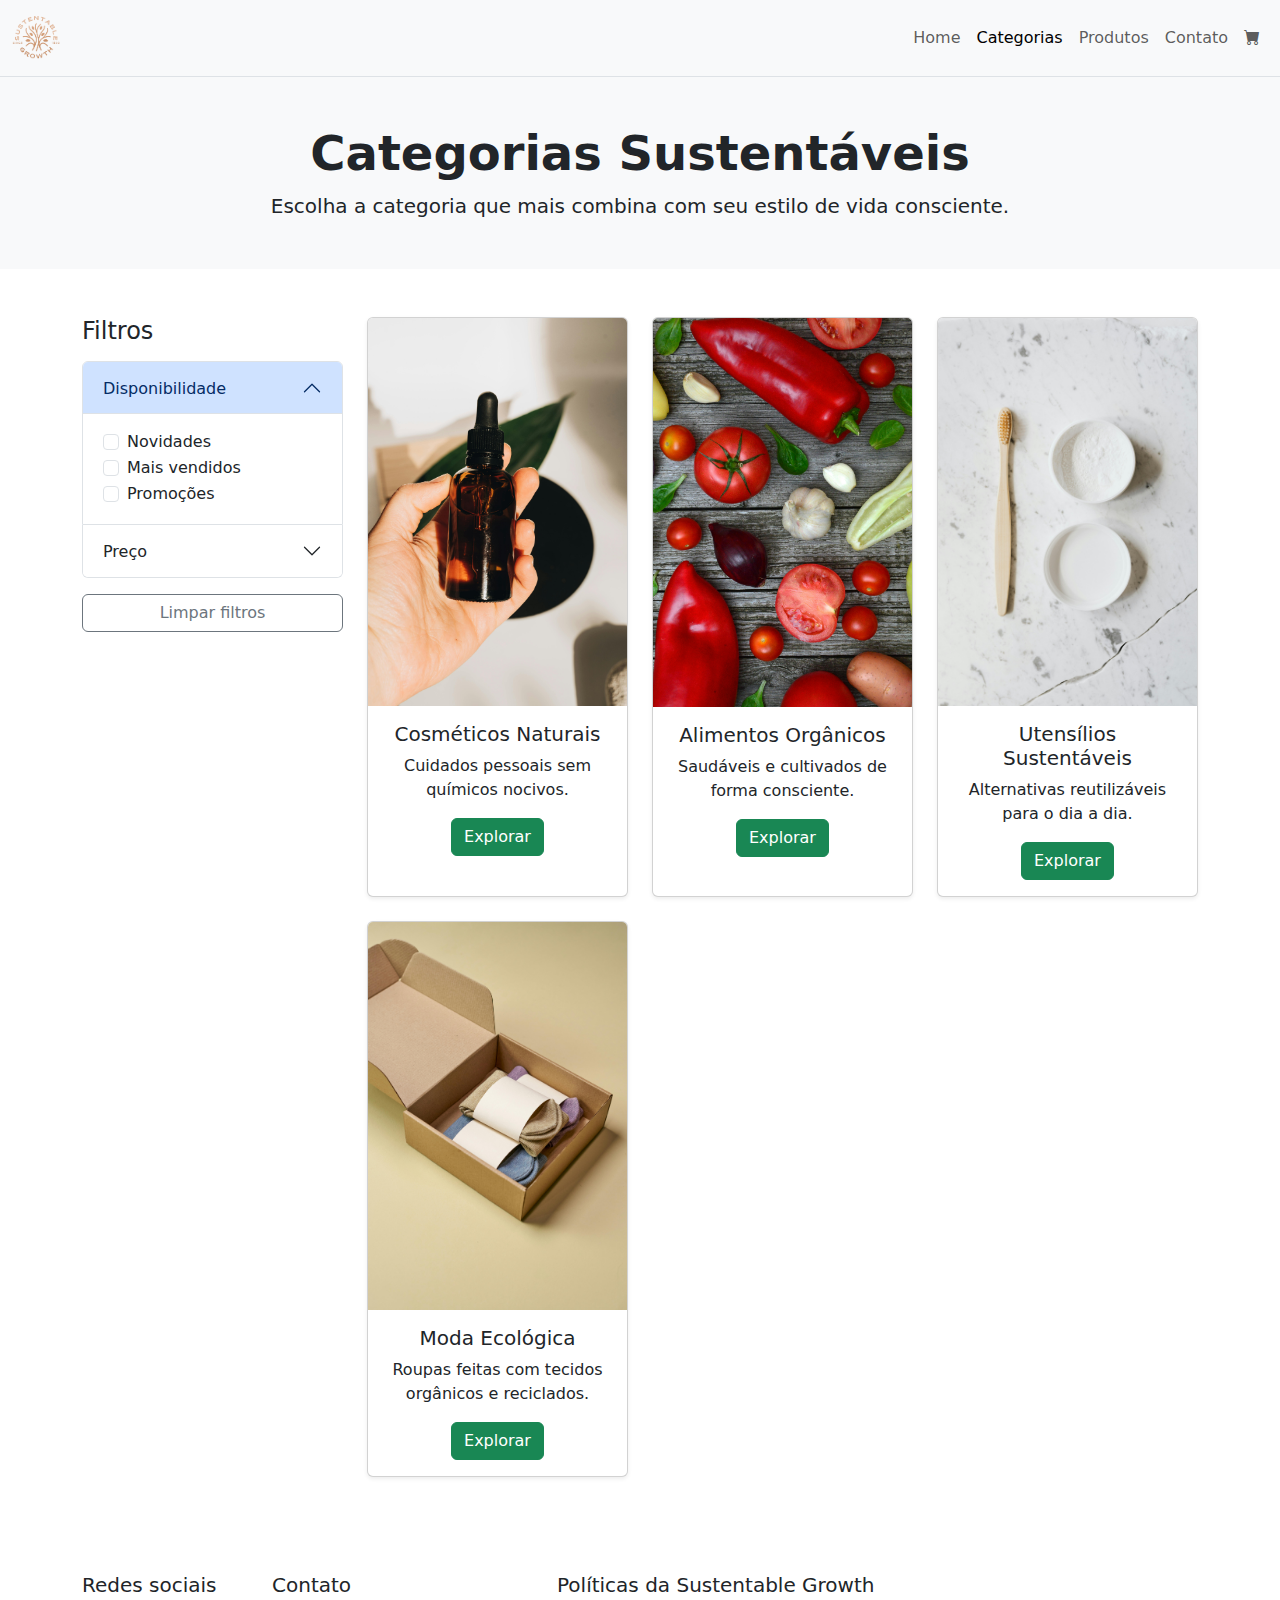
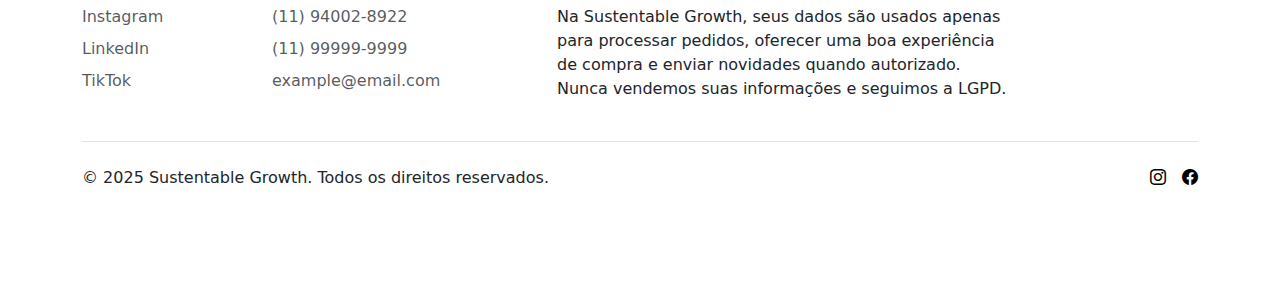
<file: assets/pages/categorias.html>
<!DOCTYPE html>
<html lang="pt-BR">
  <head>
    <meta charset="utf-8" />
    <meta name="viewport" content="width=device-width, initial-scale=1" />
    <title>Sustentable Growth — Categorias</title>
    <link
      rel="shortcut icon"
      href="../img/faviconLogo.ico"
      type="image/x-icon"
    />
    <link rel="stylesheet" href="../css/categorias.css" />
    <link
      rel="stylesheet"
      href="https://cdn.jsdelivr.net/npm/bootstrap-icons@1.11.3/font/bootstrap-icons.min.css"
    />
    <link
      href="https://cdn.jsdelivr.net/npm/bootstrap@5.3.8/dist/css/bootstrap.min.css"
      rel="stylesheet"
    />
  </head>
  <body>
    <header class="border-bottom">
      <nav class="navbar navbar-expand-lg navbar-light bg-light">
        <div class="container-fluid">
          <a
            class="navbar-brand"
            href="../../index.html"
            aria-label="Página inicial"
          >
            <img
              src="../img/logo.png"
              alt="Logo Sustentable Growth"
              class="logo-header"
            />
          </a>
          <button
            class="navbar-toggler"
            type="button"
            data-bs-toggle="collapse"
            data-bs-target="#navbarNav"
            aria-controls="navbarNav"
            aria-expanded="false"
            aria-label="Alternar navegação"
          >
            <span class="navbar-toggler-icon"></span>
          </button>
          <div class="collapse navbar-collapse" id="navbarNav">
            <ul class="navbar-nav ms-auto">
              <li class="nav-item">
                <a href="../../index.html" class="nav-link">Home</a>
              </li>
              <li class="nav-item">
                <a
                  href="categorias.html"
                  class="nav-link active"
                  aria-current="page"
                  >Categorias</a
                >
              </li>
              <li class="nav-item">
                <a href="produtos.html" class="nav-link">Produtos</a>
              </li>
              <li class="nav-item">
                <a href="contato.html" class="nav-link">Contato</a>
              </li>
              <li class="nav-item">
                <a href="#" class="nav-link" aria-label="Carrinho"
                  ><i class="bi bi-cart-fill"></i
                ></a>
              </li>
            </ul>
          </div>
        </div>
      </nav>
    </header>

    <main>
      <div class="container-fluid bg-light py-5 text-center">
        <h1 class="display-5 fw-bold">Categorias Sustentáveis</h1>
        <p class="lead mb-0">
          Escolha a categoria que mais combina com seu estilo de vida
          consciente.
        </p>
      </div>

      <div class="container my-5">
        <div class="row">
          <aside class="col-md-3 mb-4">
            <h4 class="mb-3">Filtros</h4>

            <button
              class="btn btn-success d-md-none mb-3"
              data-bs-toggle="offcanvas"
              data-bs-target="#filtrosMobile"
            >
              <i class="bi bi-funnel"></i> Mostrar Filtros
            </button>

            <div
              class="offcanvas offcanvas-start"
              tabindex="-1"
              id="filtrosMobile"
              aria-labelledby="filtrosMobileLabel"
            >
              <div class="offcanvas-header">
                <h5 class="offcanvas-title" id="filtrosMobileLabel">Filtros</h5>
                <button
                  type="button"
                  class="btn-close"
                  data-bs-dismiss="offcanvas"
                  aria-label="Fechar"
                ></button>
              </div>
              <div class="offcanvas-body">
                <div class="accordion" id="accordionFiltrosMobile">
                  <div class="accordion-item">
                    <h2 class="accordion-header" id="headingDisponibilidadeM">
                      <button
                        class="accordion-button"
                        type="button"
                        data-bs-toggle="collapse"
                        data-bs-target="#filtroDisponibilidadeM"
                      >
                        Disponibilidade
                      </button>
                    </h2>
                    <div
                      id="filtroDisponibilidadeM"
                      class="accordion-collapse collapse show"
                      data-bs-parent="#accordionFiltrosMobile"
                    >
                      <div class="accordion-body">
                        <div class="form-check">
                          <input
                            class="form-check-input"
                            type="checkbox"
                            id="novidadesM"
                          />
                          <label class="form-check-label" for="novidadesM"
                            >Novidades</label
                          >
                        </div>
                        <div class="form-check">
                          <input
                            class="form-check-input"
                            type="checkbox"
                            id="maisVendidosM"
                          />
                          <label class="form-check-label" for="maisVendidosM"
                            >Mais vendidos</label
                          >
                        </div>
                        <div class="form-check">
                          <input
                            class="form-check-input"
                            type="checkbox"
                            id="promocoesM"
                          />
                          <label class="form-check-label" for="promocoesM"
                            >Promoções</label
                          >
                        </div>
                      </div>
                    </div>
                  </div>

                  <div class="accordion-item">
                    <h2 class="accordion-header" id="headingPrecoM">
                      <button
                        class="accordion-button collapsed"
                        type="button"
                        data-bs-toggle="collapse"
                        data-bs-target="#filtroPrecoM"
                      >
                        Preço
                      </button>
                    </h2>
                    <div
                      id="filtroPrecoM"
                      class="accordion-collapse collapse"
                      data-bs-parent="#accordionFiltrosMobile"
                    >
                      <div class="accordion-body">
                        <div class="d-flex gap-2">
                          <input
                            type="number"
                            class="form-control"
                            placeholder="Mín R$"
                            aria-label="Preço mínimo"
                          />
                          <input
                            type="number"
                            class="form-control"
                            placeholder="Máx R$"
                            aria-label="Preço máximo"
                          />
                        </div>
                      </div>
                    </div>
                  </div>
                </div>
                <button class="btn btn-outline-secondary w-100 mt-3">
                  Limpar filtros
                </button>
              </div>
            </div>

            <div class="accordion d-none d-md-block" id="accordionFiltros">
              <div class="accordion-item">
                <h2 class="accordion-header" id="headingDisponibilidade">
                  <button
                    class="accordion-button"
                    type="button"
                    data-bs-toggle="collapse"
                    data-bs-target="#filtroDisponibilidade"
                  >
                    Disponibilidade
                  </button>
                </h2>
                <div
                  id="filtroDisponibilidade"
                  class="accordion-collapse collapse show"
                  data-bs-parent="#accordionFiltros"
                >
                  <div class="accordion-body">
                    <div class="form-check">
                      <input
                        class="form-check-input"
                        type="checkbox"
                        id="novidades"
                      />
                      <label class="form-check-label" for="novidades"
                        >Novidades</label
                      >
                    </div>
                    <div class="form-check">
                      <input
                        class="form-check-input"
                        type="checkbox"
                        id="maisVendidos"
                      />
                      <label class="form-check-label" for="maisVendidos"
                        >Mais vendidos</label
                      >
                    </div>
                    <div class="form-check">
                      <input
                        class="form-check-input"
                        type="checkbox"
                        id="promocoes"
                      />
                      <label class="form-check-label" for="promocoes"
                        >Promoções</label
                      >
                    </div>
                  </div>
                </div>
              </div>

              <div class="accordion-item">
                <h2 class="accordion-header" id="headingPreco">
                  <button
                    class="accordion-button collapsed"
                    type="button"
                    data-bs-toggle="collapse"
                    data-bs-target="#filtroPreco"
                  >
                    Preço
                  </button>
                </h2>
                <div
                  id="filtroPreco"
                  class="accordion-collapse collapse"
                  data-bs-parent="#accordionFiltros"
                >
                  <div class="accordion-body">
                    <div class="d-flex gap-2">
                      <input
                        type="number"
                        class="form-control"
                        placeholder="Mín R$"
                        aria-label="Preço mínimo"
                      />
                      <input
                        type="number"
                        class="form-control"
                        placeholder="Máx R$"
                        aria-label="Preço máximo"
                      />
                    </div>
                  </div>
                </div>
              </div>
            </div>

            <button
              class="btn btn-outline-secondary w-100 mt-3 d-none d-md-block"
            >
              Limpar filtros
            </button>
          </aside>

          <section class="col-md-9">
            <div class="row g-4">
              <div class="col-md-4" id="cosmeticos">
                <div class="card h-100 shadow-sm">
                  <img
                    src="../img/frasco.jpg"
                    class="card-img-top"
                    alt="Cosméticos Sustentáveis"
                  />
                  <div class="card-body text-center">
                    <h5 class="card-title">Cosméticos Naturais</h5>
                    <p class="card-text">
                      Cuidados pessoais sem químicos nocivos.
                    </p>
                    <a
                      href="produtos.html?cat=cosmeticos"
                      class="btn btn-success"
                      >Explorar</a
                    >
                  </div>
                </div>
              </div>

              <div class="col-md-4" id="alimentos">
                <div class="card h-100 shadow-sm">
                  <img
                    src="../img/legumes.jpg"
                    class="card-img-top"
                    alt="Alimentos Orgânicos"
                  />
                  <div class="card-body text-center">
                    <h5 class="card-title">Alimentos Orgânicos</h5>
                    <p class="card-text">
                      Saudáveis e cultivados de forma consciente.
                    </p>
                    <a
                      href="produtos.html?cat=alimentos"
                      class="btn btn-success"
                      >Explorar</a
                    >
                  </div>
                </div>
              </div>

              <div class="col-md-4" id="utensilios">
                <div class="card h-100 shadow-sm">
                  <img
                    src="../img/escova categoria.jpg"
                    class="card-img-top"
                    alt="Utensílios Sustentáveis"
                  />
                  <div class="card-body text-center">
                    <h5 class="card-title">Utensílios Sustentáveis</h5>
                    <p class="card-text">
                      Alternativas reutilizáveis para o dia a dia.
                    </p>
                    <a
                      href="produtos.html?cat=utensilios"
                      class="btn btn-success"
                      >Explorar</a
                    >
                  </div>
                </div>
              </div>

              <div class="col-md-4" id="moda">
                <div class="card h-100 shadow-sm">
                  <img
                    src="../img/camisa.jpg"
                    class="card-img-top"
                    alt="Moda Sustentável"
                  />
                  <div class="card-body text-center">
                    <h5 class="card-title">Moda Ecológica</h5>
                    <p class="card-text">
                      Roupas feitas com tecidos orgânicos e reciclados.
                    </p>
                    <a href="produtos.html?cat=moda" class="btn btn-success"
                      >Explorar</a
                    >
                  </div>
                </div>
              </div>
            </div>
          </section>
        </div>
      </div>
    </main>

    <footer class="container py-5">
      <div class="row">
        <div class="col-6 col-md-2 mb-3">
          <h5>Redes sociais</h5>
          <ul class="nav flex-column">
            <li class="nav-item mb-2">
              <a href="#" class="nav-link p-0 text-body-secondary">Instagram</a>
            </li>
            <li class="nav-item mb-2">
              <a href="#" class="nav-link p-0 text-body-secondary">LinkedIn</a>
            </li>
            <li class="nav-item mb-2">
              <a href="#" class="nav-link p-0 text-body-secondary">TikTok</a>
            </li>
          </ul>
        </div>
        <div class="col-6 col-md-2 mb-3">
          <h5>Contato</h5>
          <ul class="nav flex-column">
            <li class="nav-item mb-2">
              <a href="#" class="nav-link p-0 text-body-secondary"
                >(11) 94002-8922</a
              >
            </li>
            <li class="nav-item mb-2">
              <a href="#" class="nav-link p-0 text-body-secondary"
                >(11) 99999-9999</a
              >
            </li>
            <li class="nav-item mb-2">
              <a href="#" class="nav-link p-0 text-body-secondary"
                >example@email.com</a
              >
            </li>
          </ul>
        </div>
        <div class="col-md-5 offset-md-1 mb-3">
          <h5>Políticas da Sustentable Growth</h5>
          <p class="mb-0">
            Na Sustentable Growth, seus dados são usados apenas para processar
            pedidos, oferecer uma boa experiência de compra e enviar novidades
            quando autorizado. Nunca vendemos suas informações e seguimos a
            LGPD.
          </p>
        </div>
      </div>
      <div
        class="d-flex flex-column flex-sm-row justify-content-between py-4 my-4 border-top"
      >
        <p class="mb-0">
          © 2025 Sustentable Growth. Todos os direitos reservados.
        </p>
        <ul class="list-unstyled d-flex">
          <li class="ms-3">
            <a class="link-body-emphasis" href="#" aria-label="Instagram"
              ><i class="bi bi-instagram"></i
            ></a>
          </li>
          <li class="ms-3">
            <a class="link-body-emphasis" href="#" aria-label="Facebook"
              ><i class="bi bi-facebook"></i
            ></a>
          </li>
        </ul>
      </div>
    </footer>

    <script src="https://cdn.jsdelivr.net/npm/bootstrap@5.3.8/dist/js/bootstrap.bundle.min.js"></script>
  </body>
</html>
</file>
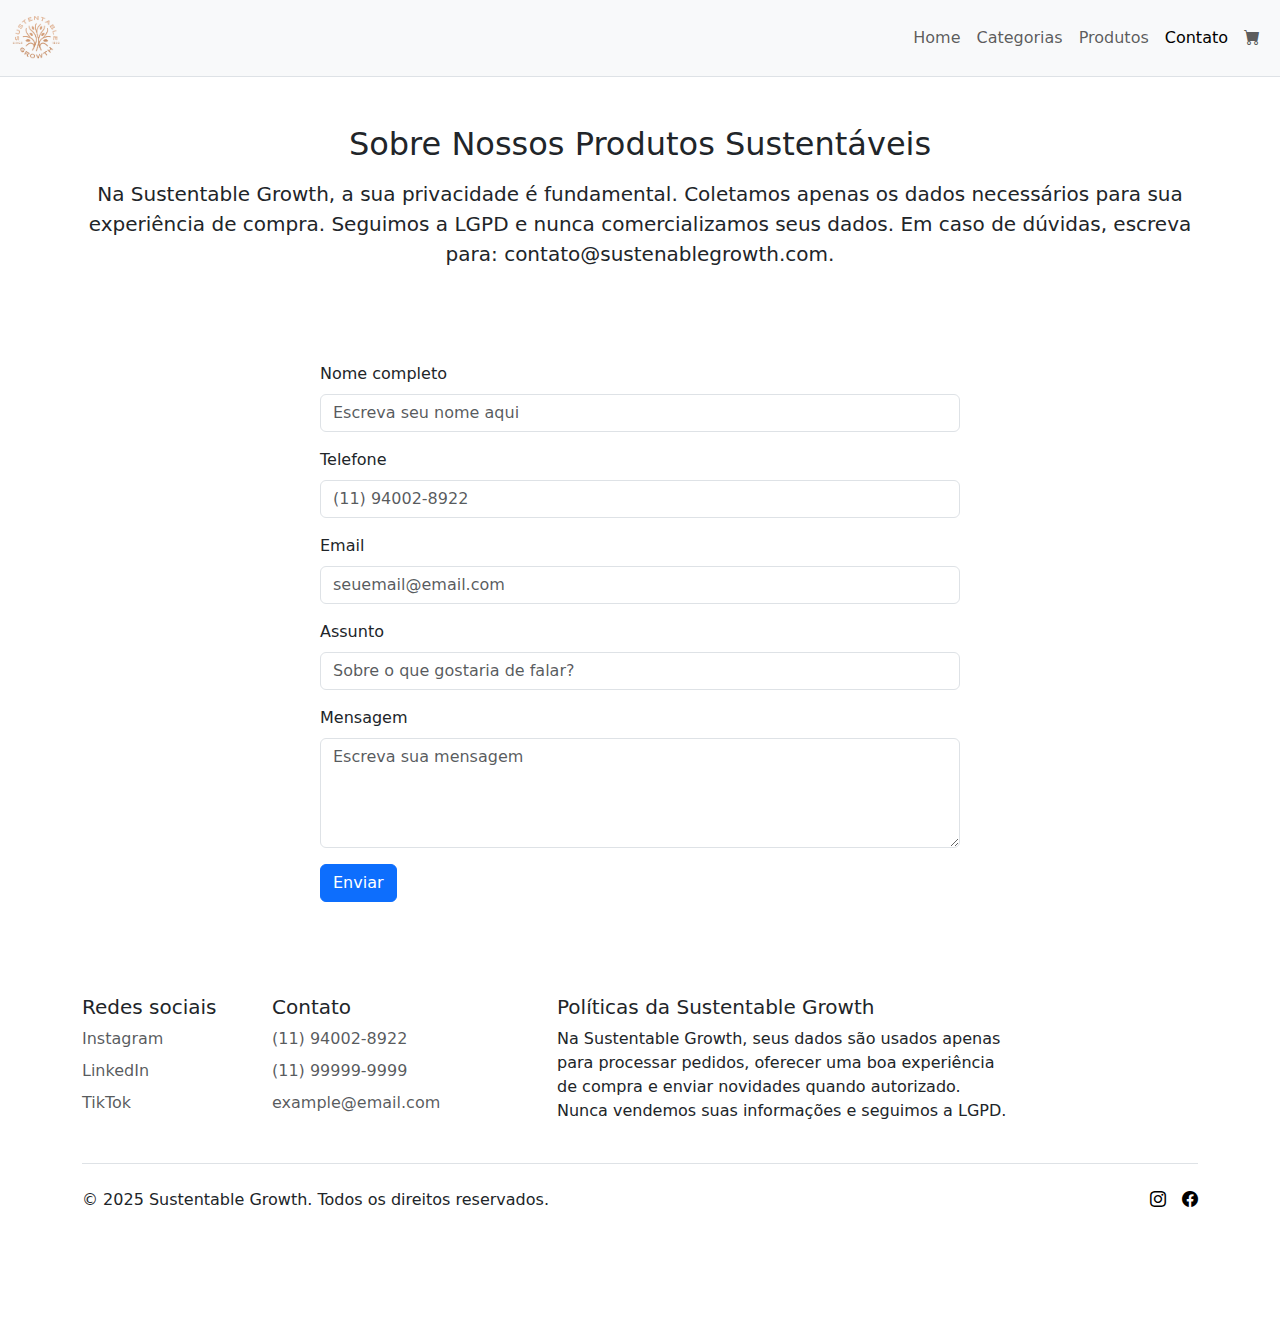
<file: assets/pages/contato.html>
<!DOCTYPE html>
<html lang="pt-BR">
  <head>
    <meta charset="utf-8" />
    <meta name="viewport" content="width=device-width, initial-scale=1" />
    <title>Sustentable Growth — Contato</title>
    <link
      rel="shortcut icon"
      href="../img/faviconLogo.ico"
      type="image/x-icon"
    />
    <link rel="stylesheet" href="../css/contato.css" />
    <link
      rel="stylesheet"
      href="https://cdn.jsdelivr.net/npm/bootstrap-icons@1.11.3/font/bootstrap-icons.min.css"
    />
    <link
      href="https://cdn.jsdelivr.net/npm/bootstrap@5.3.8/dist/css/bootstrap.min.css"
      rel="stylesheet"
    />
  </head>
  <body>
    <header class="border-bottom">
      <nav class="navbar navbar-expand-lg navbar-light bg-light">
        <div class="container-fluid">
          <a
            class="navbar-brand"
            href="../../index.html"
            aria-label="Página inicial"
          >
            <img
              src="../img/logo.png"
              alt="Logo Sustentable Growth"
              class="logo-header"
            />
          </a>
          <button
            class="navbar-toggler"
            type="button"
            data-bs-toggle="collapse"
            data-bs-target="#navbarNav"
            aria-controls="navbarNav"
            aria-expanded="false"
            aria-label="Alternar navegação"
          >
            <span class="navbar-toggler-icon"></span>
          </button>
          <div class="collapse navbar-collapse" id="navbarNav">
            <ul class="navbar-nav ms-auto">
              <li class="nav-item">
                <a href="../../index.html" class="nav-link">Home</a>
              </li>
              <li class="nav-item">
                <a href="categorias.html" class="nav-link">Categorias</a>
              </li>
              <li class="nav-item">
                <a href="produtos.html" class="nav-link">Produtos</a>
              </li>
              <li class="nav-item">
                <a
                  href="contato.html"
                  class="nav-link active"
                  aria-current="page"
                  >Contato</a
                >
              </li>
              <li class="nav-item">
                <a href="#" class="nav-link" aria-label="Carrinho"
                  ><i class="bi bi-cart-fill"></i
                ></a>
              </li>
            </ul>
          </div>
        </div>
      </nav>
    </header>

    <main>
      <div class="container my-5 text-center">
        <h2>Sobre Nossos Produtos Sustentáveis</h2>
        <p class="lead mt-3">
          Na Sustentable Growth, a sua privacidade é fundamental. Coletamos
          apenas os dados necessários para sua experiência de compra. Seguimos a
          LGPD e nunca comercializamos seus dados. Em caso de dúvidas, escreva
          para: contato@sustenablegrowth.com.
        </p>
      </div>

      <div
        class="d-flex justify-content-center align-items-center"
        style="min-height: 70vh"
      >
        <div class="col-12 col-md-6">
          <form>
            <div class="mb-3">
              <label for="NomeForm" class="form-label">Nome completo</label>
              <input
                type="text"
                class="form-control"
                id="NomeForm"
                placeholder="Escreva seu nome aqui"
                required
              />
            </div>

            <div class="mb-3">
              <label for="telefone" class="form-label">Telefone</label>
              <input
                type="tel"
                class="form-control"
                id="telefone"
                placeholder="(11) 94002-8922"
                required
              />
            </div>

            <div class="mb-3">
              <label for="email" class="form-label">Email</label>
              <input
                type="email"
                class="form-control"
                id="email"
                placeholder="seuemail@email.com"
                required
              />
            </div>

            <div class="mb-3">
              <label for="Assunto" class="form-label">Assunto</label>
              <input
                type="text"
                class="form-control"
                id="Assunto"
                placeholder="Sobre o que gostaria de falar?"
                required
              />
            </div>

            <div class="mb-3">
              <label for="mensagem" class="form-label">Mensagem</label>
              <textarea
                class="form-control"
                id="mensagem"
                rows="4"
                placeholder="Escreva sua mensagem"
                required
              ></textarea>
            </div>
            <button type="submit" class="btn btn-primary">Enviar</button>
          </form>
        </div>
      </div>
    </main>

    <footer class="container py-5">
      <div class="row">
        <div class="col-6 col-md-2 mb-3">
          <h5>Redes sociais</h5>
          <ul class="nav flex-column">
            <li class="nav-item mb-2">
              <a href="#" class="nav-link p-0 text-body-secondary">Instagram</a>
            </li>
            <li class="nav-item mb-2">
              <a href="#" class="nav-link p-0 text-body-secondary">LinkedIn</a>
            </li>
            <li class="nav-item mb-2">
              <a href="#" class="nav-link p-0 text-body-secondary">TikTok</a>
            </li>
          </ul>
        </div>
        <div class="col-6 col-md-2 mb-3">
          <h5>Contato</h5>
          <ul class="nav flex-column">
            <li class="nav-item mb-2">
              <a href="#" class="nav-link p-0 text-body-secondary"
                >(11) 94002-8922</a
              >
            </li>
            <li class="nav-item mb-2">
              <a href="#" class="nav-link p-0 text-body-secondary"
                >(11) 99999-9999</a
              >
            </li>
            <li class="nav-item mb-2">
              <a href="#" class="nav-link p-0 text-body-secondary"
                >example@email.com</a
              >
            </li>
          </ul>
        </div>
        <div class="col-md-5 offset-md-1 mb-3">
          <h5>Políticas da Sustentable Growth</h5>
          <p class="mb-0">
            Na Sustentable Growth, seus dados são usados apenas para processar
            pedidos, oferecer uma boa experiência de compra e enviar novidades
            quando autorizado. Nunca vendemos suas informações e seguimos a
            LGPD.
          </p>
        </div>
      </div>
      <div
        class="d-flex flex-column flex-sm-row justify-content-between py-4 my-4 border-top"
      >
        <p class="mb-0">
          © 2025 Sustentable Growth. Todos os direitos reservados.
        </p>
        <ul class="list-unstyled d-flex">
          <li class="ms-3">
            <a class="link-body-emphasis" href="#" aria-label="Instagram"
              ><i class="bi bi-instagram"></i
            ></a>
          </li>
          <li class="ms-3">
            <a class="link-body-emphasis" href="#" aria-label="Facebook"
              ><i class="bi bi-facebook"></i
            ></a>
          </li>
        </ul>
      </div>
    </footer>

    <script src="https://cdn.jsdelivr.net/npm/bootstrap@5.3.8/dist/js/bootstrap.bundle.min.js"></script>
  </body>
</html>
</file>
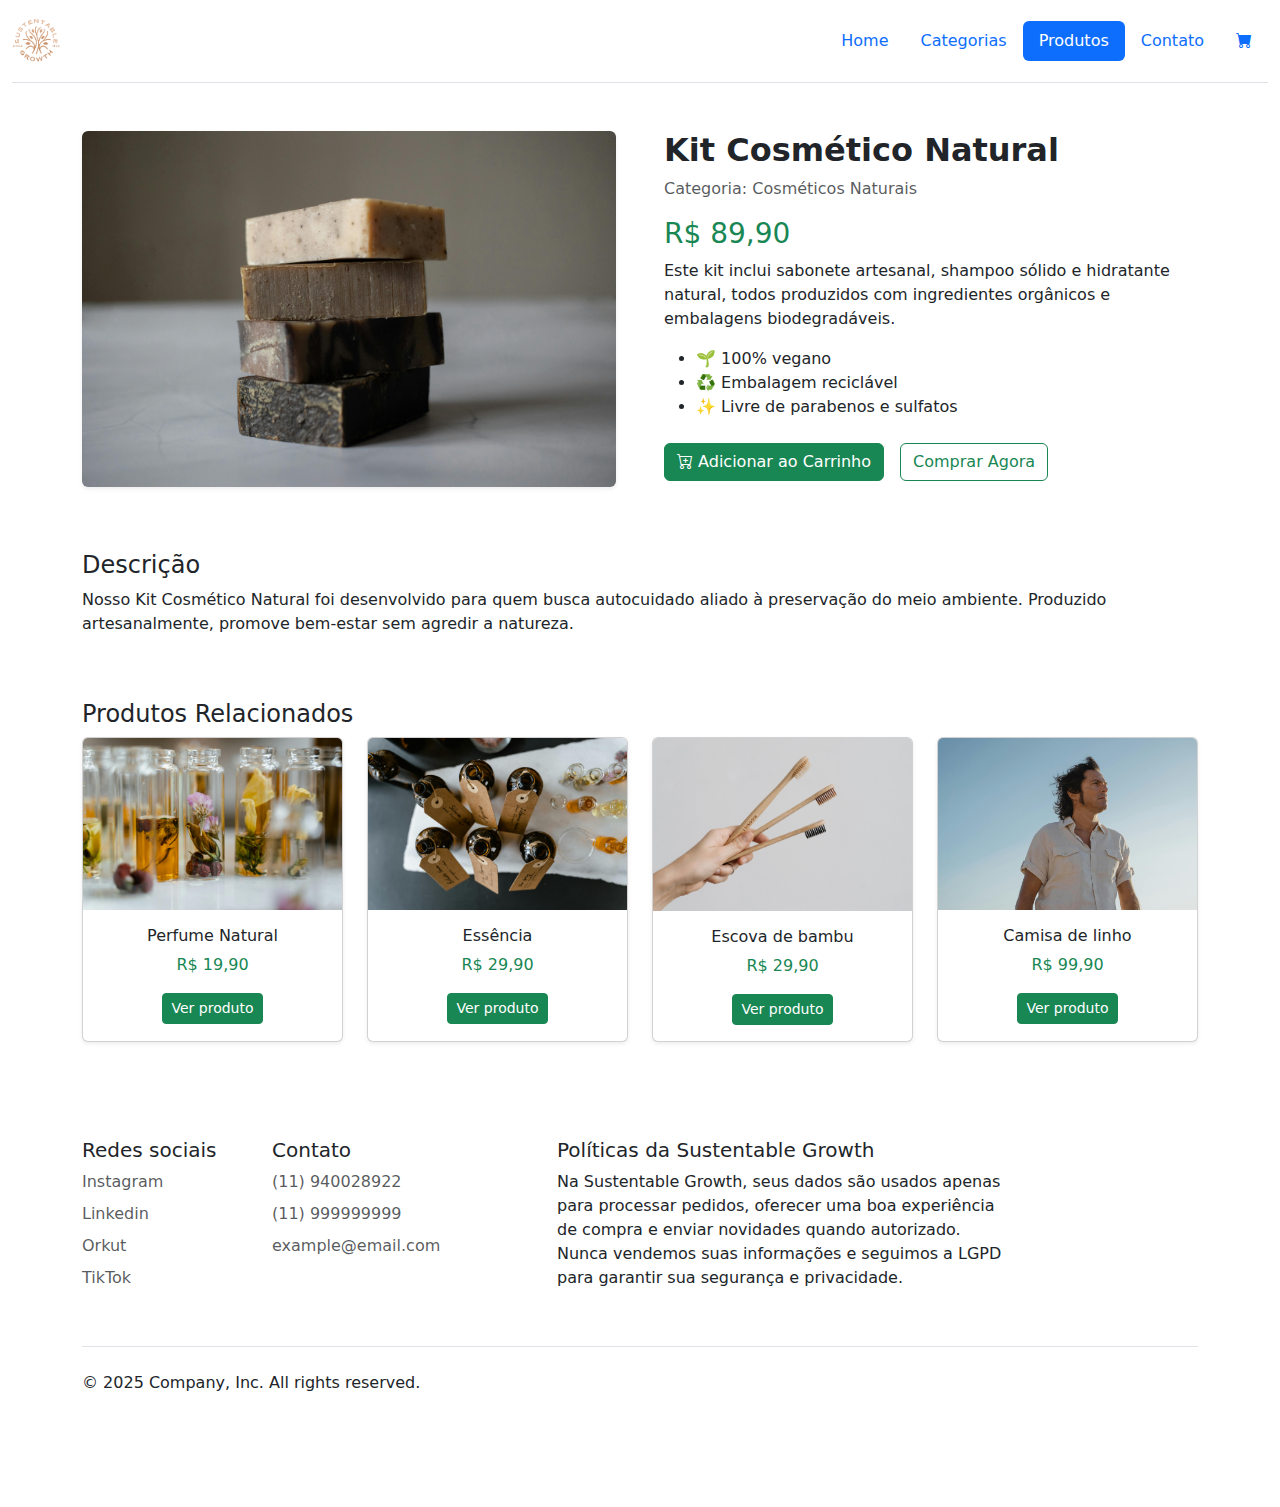
<file: assets/pages/produtos.html>
<!DOCTYPE html>
<html lang="pt-BR">
  <head>
    <meta charset="utf-8" />
    <meta name="viewport" content="width=device-width, initial-scale=1" />
    <title>Sustentable Growth</title>
    <link
      rel="shortcut icon"
      href="../img/faviconLogo.ico"
      type="image/x-icon"
    />
    <link rel="stylesheet" href="../css/produtos.css" />
    <link
      rel="stylesheet"
      href="https://cdn.jsdelivr.net/npm/bootstrap-icons/font/bootstrap-icons.css"
    />
    <link
      href="https://cdn.jsdelivr.net/npm/bootstrap@5.3.8/dist/css/bootstrap.min.css"
      rel="stylesheet"
    />
  </head>
  <body>
    <div class="container-fluid">
      <header
        class="d-flex flex-wrap justify-content-between align-items-center py-3 border-bottom"
      >
        <a
          href="index.html"
          class="d-flex align-items-center mb-2 mb-md-0 text-dark text-decoration-none"
        >
          <img
            src="../img/logo.png"
            alt="logo Sustentable growth"
            class="logo-header"
          />
        </a>
        <ul class="nav nav-pills">
          <li class="nav-item">
            <a href="../../index.html" class="nav-link">Home</a>
          </li>
          <li class="nav-item">
            <a href="categorias.html" class="nav-link">Categorias</a>
          </li>
          <li class="nav-item">
            <a href="produtos.html" class="nav-link active">Produtos</a>
          </li>
          <li class="nav-item">
            <a href="contato.html" class="nav-link">Contato</a>
          </li>
          <li class="nav-item">
            <a href="#" class="nav-link"><i class="bi bi-cart-fill"></i></a>
          </li>
        </ul>
      </header>
    </div>

    <div class="container my-5">
      <div class="row g-5">
        <div class="col-md-6">
          <img
            src="../img/sabonete.jpg"
            class="img-fluid rounded shadow-sm mb-3"
            alt="Produto Sustentável"
          />
        </div>

        <div class="col-md-6">
          <h2 class="fw-bold">Kit Cosmético Natural</h2>
          <p class="text-muted">Categoria: Cosméticos Naturais</p>
          <h3 class="text-success">R$ 89,90</h3>
          <p>
            Este kit inclui sabonete artesanal, shampoo sólido e hidratante
            natural, todos produzidos com ingredientes orgânicos e embalagens
            biodegradáveis.
          </p>
          <ul>
            <li>🌱 100% vegano</li>
            <li>♻️ Embalagem reciclável</li>
            <li>✨ Livre de parabenos e sulfatos</li>
          </ul>
          <div class="d-flex gap-3 mt-4">
            <button class="btn btn-success">
              <i class="bi bi-cart-plus"></i> Adicionar ao Carrinho
            </button>
            <button class="btn btn-outline-success">Comprar Agora</button>
          </div>
        </div>
      </div>

      <div class="row mt-5">
        <div class="col-12">
          <h4>Descrição</h4>
          <p>
            Nosso Kit Cosmético Natural foi desenvolvido para quem busca
            autocuidado aliado à preservação do meio ambiente. Produzido
            artesanalmente, promove bem-estar sem agredir a natureza.
          </p>
        </div>
      </div>

      <div class="row mt-5">
        <h4>Produtos Relacionados</h4>
        <div class="col-md-3">
          <div class="card h-100 shadow-sm">
            <img
              src="../img/perfume.jpg"
              class="card-img-top"
              alt="Produto relacionado"
            />
            <div class="card-body text-center">
              <h6 class="card-title">Perfume Natural</h6>
              <p class="text-success">R$ 19,90</p>
              <a href="#" class="btn btn-sm btn-success">Ver produto</a>
            </div>
          </div>
        </div>
        <div class="col-md-3">
          <div class="card h-100 shadow-sm">
            <img
              src="../img/essencia.jpg"
              class="card-img-top"
              alt="Produto relacionado"
            />
            <div class="card-body text-center">
              <h6 class="card-title">Essência</h6>
              <p class="text-success">R$ 29,90</p>
              <a href="#" class="btn btn-sm btn-success">Ver produto</a>
            </div>
          </div>
        </div>
        <div class="col-md-3">
          <div class="card h-100 shadow-sm">
            <img
              src="../img/escova.jpg"
              class="card-img-top"
              alt="Produto relacionado"
            />
            <div class="card-body text-center">
              <h6 class="card-title">Escova de bambu</h6>
              <p class="text-success">R$ 29,90</p>
              <a href="#" class="btn btn-sm btn-success">Ver produto</a>
            </div>
          </div>
        </div>
        <div class="col-md-3">
          <div class="card h-100 shadow-sm">
            <img
              src="../img/camisaBege.jpg"
              class="card-img-top"
              alt="Produto relacionado"
            />
            <div class="card-body text-center">
              <h6 class="card-title">Camisa de linho</h6>
              <p class="text-success">R$ 99,90</p>
              <a href="#" class="btn btn-sm btn-success">Ver produto</a>
            </div>
          </div>
        </div>
      </div>
    </div>

    <div class="container">
      <footer class="py-5">
        <div class="row">
          <div class="col-6 col-md-2 mb-3">
            <h5>Redes sociais</h5>
            <ul class="nav flex-column">
              <li class="nav-item mb-2">
                <a href="#" class="nav-link p-0 text-body-secondary"
                  >Instagram</a
                >
              </li>
              <li class="nav-item mb-2">
                <a href="#" class="nav-link p-0 text-body-secondary"
                  >Linkedin</a
                >
              </li>
              <li class="nav-item mb-2">
                <a href="#" class="nav-link p-0 text-body-secondary">Orkut</a>
              </li>
              <li class="nav-item mb-2">
                <a href="#" class="nav-link p-0 text-body-secondary">TikTok</a>
              </li>
            </ul>
          </div>
          <div class="col-6 col-md-2 mb-3">
            <h5>Contato</h5>
            <ul class="nav flex-column">
              <li class="nav-item mb-2">
                <a href="#" class="nav-link p-0 text-body-secondary"
                  >(11) 940028922</a
                >
              </li>
              <li class="nav-item mb-2">
                <a href="#" class="nav-link p-0 text-body-secondary"
                  >(11) 999999999</a
                >
              </li>
              <li class="nav-item mb-2">
                <a href="#" class="nav-link p-0 text-body-secondary"
                  >example@email.com</a
                >
              </li>
            </ul>
          </div>
          <div class="col-md-5 offset-md-1 mb-3">
            <form>
              <h5>Políticas da Sustentable Growth</h5>
              <p>
                Na Sustentable Growth, seus dados são usados apenas para
                processar pedidos, oferecer uma boa experiência de compra e
                enviar novidades quando autorizado. Nunca vendemos suas
                informações e seguimos a LGPD para garantir sua segurança e
                privacidade.
              </p>
            </form>
          </div>
        </div>
        <div
          class="d-flex flex-column flex-sm-row justify-content-between py-4 my-4 border-top"
        >
          <p>© 2025 Company, Inc. All rights reserved.</p>
          <ul class="list-unstyled d-flex">
            <li class="ms-3">
              <a class="link-body-emphasis" href="#" aria-label="Instagram"
                ><svg class="bi" width="24" height="24">
                  <use xlink:href="#instagram"></use></svg
              ></a>
            </li>
            <li class="ms-3">
              <a class="link-body-emphasis" href="#" aria-label="Facebook"
                ><svg class="bi" width="24" height="24" aria-hidden="true">
                  <use xlink:href="#facebook"></use></svg
              ></a>
            </li>
          </ul>
        </div>
      </footer>
    </div>
    <script src="https://cdn.jsdelivr.net/npm/bootstrap@5.3.8/dist/js/bootstrap.bundle.min.js"></script>
  </body>
</html>
</file>
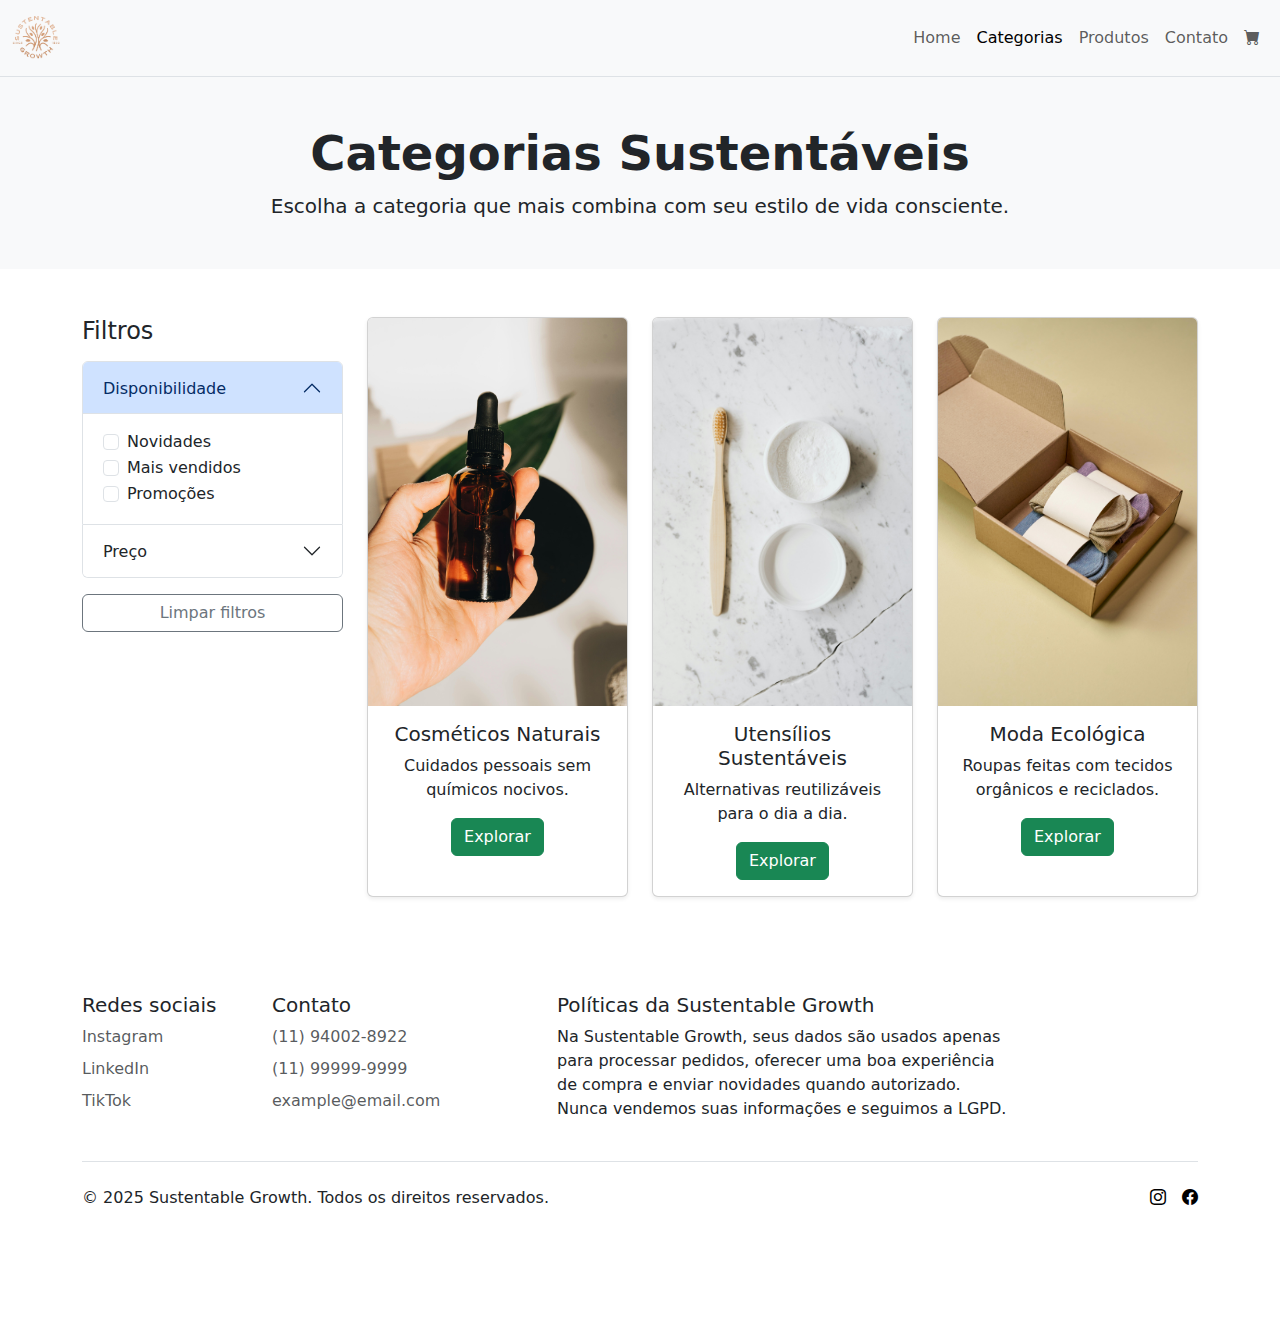
<file: src/pages/categorias.html>
<!DOCTYPE html>
<html lang="pt-BR">
  <head>
    <meta charset="utf-8" />
    <meta name="viewport" content="width=device-width, initial-scale=1" />
    <title>Sustentable Growth — Categorias</title>
    <link
      rel="shortcut icon"
      href="../assets/img/faviconLogo.ico"
      type="image/x-icon"
    />
    <link rel="stylesheet" href="../css/categorias.css" />
    <link
      rel="stylesheet"
      href="https://cdn.jsdelivr.net/npm/bootstrap-icons@1.11.3/font/bootstrap-icons.min.css"
    />
    <link
      href="https://cdn.jsdelivr.net/npm/bootstrap@5.3.8/dist/css/bootstrap.min.css"
      rel="stylesheet"
    />
  </head>
  <body>
    <header class="border-bottom">
      <nav class="navbar navbar-expand-lg navbar-light bg-light">
        <div class="container-fluid">
          <a class="navbar-brand" href="index.html" aria-label="Página inicial">
            <img
              src="../assets/img/logo.png"
              alt="Logo Sustentable Growth"
              class="logo-header"
            />
          </a>

          <button
            class="navbar-toggler"
            type="button"
            data-bs-toggle="collapse"
            data-bs-target="#navbarNav"
            aria-controls="navbarNav"
            aria-expanded="false"
            aria-label="Alternar navegação"
          >
            <span class="navbar-toggler-icon"></span>
          </button>

          <div class="collapse navbar-collapse" id="navbarNav">
            <ul class="navbar-nav ms-auto">
              <li class="nav-item">
                <a class="nav-link" href="../../index.html" aria-current="page"
                  >Home</a
                >
              </li>
              <li class="nav-item">
                <a class="nav-link active" href="categorias.html">Categorias</a>
              </li>
              <li class="nav-item">
                <a class="nav-link" href="produtos.html">Produtos</a>
              </li>
              <li class="nav-item">
                <a class="nav-link" href="contato.html">Contato</a>
              </li>
              <li class="nav-item">
                <a class="nav-link" href="#" aria-label="Carrinho"
                  ><i class="bi bi-cart-fill"></i
                ></a>
              </li>
            </ul>
          </div>
        </div>
      </nav>
    </header>

    <main>
      <div class="container-fluid bg-light py-5 text-center">
        <h1 class="display-5 fw-bold">Categorias Sustentáveis</h1>
        <p class="lead mb-0">
          Escolha a categoria que mais combina com seu estilo de vida
          consciente.
        </p>
      </div>

      <div class="container my-5">
        <div class="row">
          <aside class="col-md-3 mb-4">
            <h4 class="mb-3">Filtros</h4>

            <button
              class="btn btn-success d-md-none mb-3"
              data-bs-toggle="offcanvas"
              data-bs-target="#filtrosMobile"
            >
              <i class="bi bi-funnel"></i> Mostrar Filtros
            </button>

            <div
              class="offcanvas offcanvas-start"
              tabindex="-1"
              id="filtrosMobile"
              aria-labelledby="filtrosMobileLabel"
            >
              <div class="offcanvas-header">
                <h5 class="offcanvas-title" id="filtrosMobileLabel">Filtros</h5>
                <button
                  type="button"
                  class="btn-close"
                  data-bs-dismiss="offcanvas"
                  aria-label="Fechar"
                ></button>
              </div>
              <div class="offcanvas-body">
                <div class="accordion" id="accordionFiltrosMobile">
                  <div class="accordion-item">
                    <h2 class="accordion-header" id="headingDisponibilidadeM">
                      <button
                        class="accordion-button"
                        type="button"
                        data-bs-toggle="collapse"
                        data-bs-target="#filtroDisponibilidadeM"
                      >
                        Disponibilidade
                      </button>
                    </h2>
                    <div
                      id="filtroDisponibilidadeM"
                      class="accordion-collapse collapse show"
                      data-bs-parent="#accordionFiltrosMobile"
                    >
                      <div class="accordion-body">
                        <div class="form-check">
                          <input
                            class="form-check-input"
                            type="checkbox"
                            id="novidadesM"
                          />
                          <label class="form-check-label" for="novidadesM"
                            >Novidades</label
                          >
                        </div>
                        <div class="form-check">
                          <input
                            class="form-check-input"
                            type="checkbox"
                            id="maisVendidosM"
                          />
                          <label class="form-check-label" for="maisVendidosM"
                            >Mais vendidos</label
                          >
                        </div>
                        <div class="form-check">
                          <input
                            class="form-check-input"
                            type="checkbox"
                            id="promocoesM"
                          />
                          <label class="form-check-label" for="promocoesM"
                            >Promoções</label
                          >
                        </div>
                      </div>
                    </div>
                  </div>

                  <div class="accordion-item">
                    <h2 class="accordion-header" id="headingPrecoM">
                      <button
                        class="accordion-button collapsed"
                        type="button"
                        data-bs-toggle="collapse"
                        data-bs-target="#filtroPrecoM"
                      >
                        Preço
                      </button>
                    </h2>
                    <div
                      id="filtroPrecoM"
                      class="accordion-collapse collapse"
                      data-bs-parent="#accordionFiltrosMobile"
                    >
                      <div class="accordion-body">
                        <div class="d-flex gap-2">
                          <input
                            type="number"
                            class="form-control"
                            placeholder="Mín R$"
                            aria-label="Preço mínimo"
                          />
                          <input
                            type="number"
                            class="form-control"
                            placeholder="Máx R$"
                            aria-label="Preço máximo"
                          />
                        </div>
                      </div>
                    </div>
                  </div>
                </div>
                <button class="btn btn-outline-secondary w-100 mt-3">
                  Limpar filtros
                </button>
              </div>
            </div>

            <div class="accordion d-none d-md-block" id="accordionFiltros">
              <div class="accordion-item">
                <h2 class="accordion-header" id="headingDisponibilidade">
                  <button
                    class="accordion-button"
                    type="button"
                    data-bs-toggle="collapse"
                    data-bs-target="#filtroDisponibilidade"
                  >
                    Disponibilidade
                  </button>
                </h2>
                <div
                  id="filtroDisponibilidade"
                  class="accordion-collapse collapse show"
                  data-bs-parent="#accordionFiltros"
                >
                  <div class="accordion-body">
                    <div class="form-check">
                      <input
                        class="form-check-input"
                        type="checkbox"
                        id="novidades"
                      />
                      <label class="form-check-label" for="novidades"
                        >Novidades</label
                      >
                    </div>
                    <div class="form-check">
                      <input
                        class="form-check-input"
                        type="checkbox"
                        id="maisVendidos"
                      />
                      <label class="form-check-label" for="maisVendidos"
                        >Mais vendidos</label
                      >
                    </div>
                    <div class="form-check">
                      <input
                        class="form-check-input"
                        type="checkbox"
                        id="promocoes"
                      />
                      <label class="form-check-label" for="promocoes"
                        >Promoções</label
                      >
                    </div>
                  </div>
                </div>
              </div>

              <div class="accordion-item">
                <h2 class="accordion-header" id="headingPreco">
                  <button
                    class="accordion-button collapsed"
                    type="button"
                    data-bs-toggle="collapse"
                    data-bs-target="#filtroPreco"
                  >
                    Preço
                  </button>
                </h2>
                <div
                  id="filtroPreco"
                  class="accordion-collapse collapse"
                  data-bs-parent="#accordionFiltros"
                >
                  <div class="accordion-body">
                    <div class="d-flex gap-2">
                      <input
                        type="number"
                        class="form-control"
                        placeholder="Mín R$"
                        aria-label="Preço mínimo"
                      />
                      <input
                        type="number"
                        class="form-control"
                        placeholder="Máx R$"
                        aria-label="Preço máximo"
                      />
                    </div>
                  </div>
                </div>
              </div>
            </div>

            <button
              class="btn btn-outline-secondary w-100 mt-3 d-none d-md-block"
            >
              Limpar filtros
            </button>
          </aside>

          <section class="col-md-9">
            <div class="row g-4">
              <div class="col-md-4" id="cosmeticos">
                <div class="card h-100 shadow-sm">
                  <img
                    src="../assets/img/frasco.jpg"
                    class="card-img-top"
                    alt="Cosméticos Sustentáveis"
                  />
                  <div class="card-body text-center">
                    <h5 class="card-title">Cosméticos Naturais</h5>
                    <p class="card-text">
                      Cuidados pessoais sem químicos nocivos.
                    </p>
                    <a
                      href="produtos.html?cat=cosmeticos"
                      class="btn btn-success"
                      >Explorar</a
                    >
                  </div>
                </div>
              </div>

              <div class="col-md-4" id="utensilios">
                <div class="card h-100 shadow-sm">
                  <img
                    src="../assets/img/escova categoria.jpg"
                    class="card-img-top"
                    alt="Utensílios Sustentáveis"
                  />
                  <div class="card-body text-center">
                    <h5 class="card-title">Utensílios Sustentáveis</h5>
                    <p class="card-text">
                      Alternativas reutilizáveis para o dia a dia.
                    </p>
                    <a
                      href="produtos.html?cat=utensilios"
                      class="btn btn-success"
                      >Explorar</a
                    >
                  </div>
                </div>
              </div>

              <div class="col-md-4" id="moda">
                <div class="card h-100 shadow-sm">
                  <img
                    src="../assets/img/camisa.jpg"
                    class="card-img-top"
                    alt="Moda Sustentável"
                  />
                  <div class="card-body text-center">
                    <h5 class="card-title">Moda Ecológica</h5>
                    <p class="card-text">
                      Roupas feitas com tecidos orgânicos e reciclados.
                    </p>
                    <a href="produtos.html?cat=moda" class="btn btn-success"
                      >Explorar</a
                    >
                  </div>
                </div>
              </div>
            </div>
          </section>
        </div>
      </div>
    </main>

    <footer class="container py-5">
      <div class="row">
        <div class="col-6 col-md-2 mb-3">
          <h5>Redes sociais</h5>
          <ul class="nav flex-column">
            <li class="nav-item mb-2">
              <a href="#" class="nav-link p-0 text-body-secondary">Instagram</a>
            </li>
            <li class="nav-item mb-2">
              <a href="#" class="nav-link p-0 text-body-secondary">LinkedIn</a>
            </li>
            <li class="nav-item mb-2">
              <a href="#" class="nav-link p-0 text-body-secondary">TikTok</a>
            </li>
          </ul>
        </div>
        <div class="col-6 col-md-2 mb-3">
          <h5>Contato</h5>
          <ul class="nav flex-column">
            <li class="nav-item mb-2">
              <a href="#" class="nav-link p-0 text-body-secondary"
                >(11) 94002-8922</a
              >
            </li>
            <li class="nav-item mb-2">
              <a href="#" class="nav-link p-0 text-body-secondary"
                >(11) 99999-9999</a
              >
            </li>
            <li class="nav-item mb-2">
              <a href="#" class="nav-link p-0 text-body-secondary"
                >example@email.com</a
              >
            </li>
          </ul>
        </div>
        <div class="col-md-5 offset-md-1 mb-3">
          <h5>Políticas da Sustentable Growth</h5>
          <p class="mb-0">
            Na Sustentable Growth, seus dados são usados apenas para processar
            pedidos, oferecer uma boa experiência de compra e enviar novidades
            quando autorizado. Nunca vendemos suas informações e seguimos a
            LGPD.
          </p>
        </div>
      </div>
      <div
        class="d-flex flex-column flex-sm-row justify-content-between py-4 my-4 border-top"
      >
        <p class="mb-0">
          © 2025 Sustentable Growth. Todos os direitos reservados.
        </p>
        <ul class="list-unstyled d-flex">
          <li class="ms-3">
            <a class="link-body-emphasis" href="#" aria-label="Instagram"
              ><i class="bi bi-instagram"></i
            ></a>
          </li>
          <li class="ms-3">
            <a class="link-body-emphasis" href="#" aria-label="Facebook"
              ><i class="bi bi-facebook"></i
            ></a>
          </li>
        </ul>
      </div>
    </footer>

    <script src="https://cdn.jsdelivr.net/npm/bootstrap@5.3.8/dist/js/bootstrap.bundle.min.js"></script>
  </body>
</html>
</file>
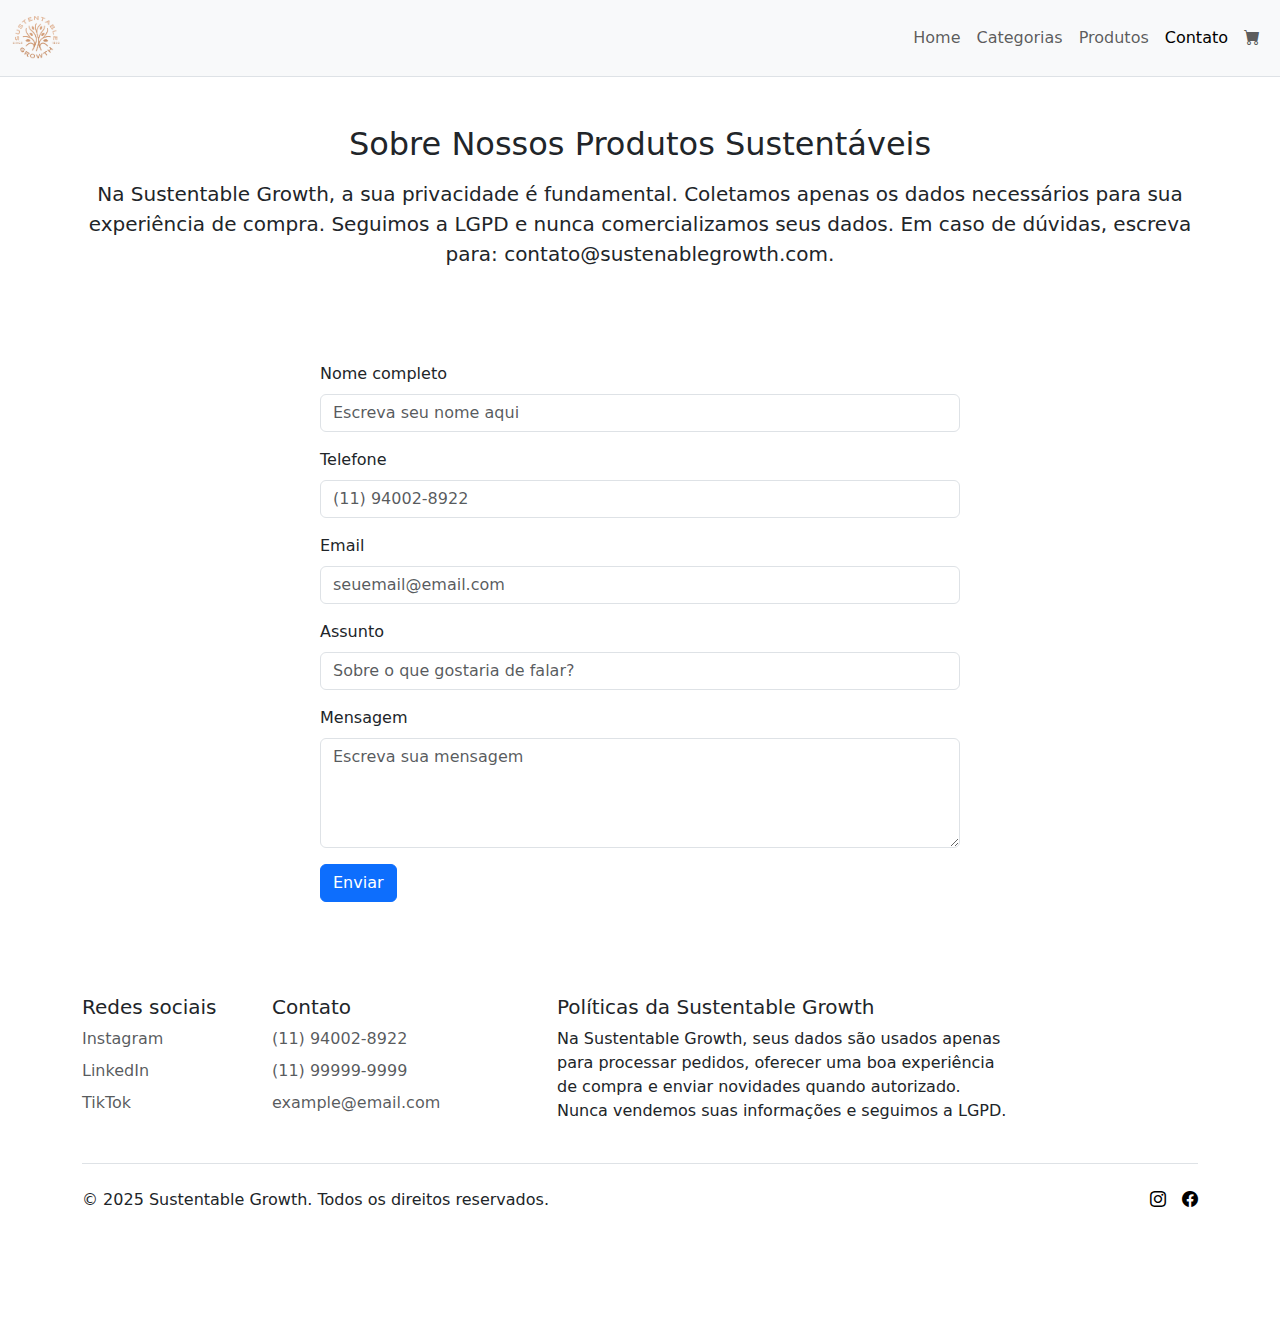
<file: src/pages/contato.html>
<!DOCTYPE html>
<html lang="pt-BR">
  <head>
    <meta charset="utf-8" />
    <meta name="viewport" content="width=device-width, initial-scale=1" />
    <title>Sustentable Growth — Contato</title>
    <link
      rel="shortcut icon"
      href="../assets/img/faviconLogo.ico"
      type="image/x-icon"
    />
    <link rel="stylesheet" href="../css/contato.css" />
    <link
      rel="stylesheet"
      href="https://cdn.jsdelivr.net/npm/bootstrap-icons@1.11.3/font/bootstrap-icons.min.css"
    />
    <link
      href="https://cdn.jsdelivr.net/npm/bootstrap@5.3.8/dist/css/bootstrap.min.css"
      rel="stylesheet"
    />
  </head>
  <body>
    <header class="border-bottom">
      <nav class="navbar navbar-expand-lg navbar-light bg-light">
        <div class="container-fluid">
          <a class="navbar-brand" href="index.html" aria-label="Página inicial">
            <img
              src="../assets/img/logo.png"
              alt="Logo Sustentable Growth"
              class="logo-header"
            />
          </a>

          <button
            class="navbar-toggler"
            type="button"
            data-bs-toggle="collapse"
            data-bs-target="#navbarNav"
            aria-controls="navbarNav"
            aria-expanded="false"
            aria-label="Alternar navegação"
          >
            <span class="navbar-toggler-icon"></span>
          </button>

          <div class="collapse navbar-collapse" id="navbarNav">
            <ul class="navbar-nav ms-auto">
              <li class="nav-item">
                <a
                  class="nav-link"
                  href="../../index.html"
                  aria-current="page"
                  >Home</a
                >
              </li>
              <li class="nav-item">
                <a class="nav-link" href="categorias.html">Categorias</a>
              </li>
              <li class="nav-item">
                <a class="nav-link" href="produtos.html">Produtos</a>
              </li>
              <li class="nav-item">
                <a class="nav-link active" href="contato.html">Contato</a>
              </li>
              <li class="nav-item">
                <a class="nav-link" href="#" aria-label="Carrinho"
                  ><i class="bi bi-cart-fill"></i
                ></a>
              </li>
            </ul>
          </div>
        </div>
      </nav>
    </header>

    <main>
      <div class="container my-5 text-center">
        <h2>Sobre Nossos Produtos Sustentáveis</h2>
        <p class="lead mt-3">
          Na Sustentable Growth, a sua privacidade é fundamental. Coletamos
          apenas os dados necessários para sua experiência de compra. Seguimos a
          LGPD e nunca comercializamos seus dados. Em caso de dúvidas, escreva
          para: contato@sustenablegrowth.com.
        </p>
      </div>

      <div
        class="d-flex justify-content-center align-items-center"
        style="min-height: 70vh"
      >
        <div class="col-12 col-md-6">
          <form>
            <div class="mb-3">
              <label for="NomeForm" class="form-label">Nome completo</label>
              <input
                type="text"
                class="form-control"
                id="NomeForm"
                placeholder="Escreva seu nome aqui"
                required
              />
            </div>

            <div class="mb-3">
              <label for="telefone" class="form-label">Telefone</label>
              <input
                type="tel"
                class="form-control"
                id="telefone"
                placeholder="(11) 94002-8922"
                required
              />
            </div>

            <div class="mb-3">
              <label for="email" class="form-label">Email</label>
              <input
                type="email"
                class="form-control"
                id="email"
                placeholder="seuemail@email.com"
                required
              />
            </div>

            <div class="mb-3">
              <label for="Assunto" class="form-label">Assunto</label>
              <input
                type="text"
                class="form-control"
                id="Assunto"
                placeholder="Sobre o que gostaria de falar?"
                required
              />
            </div>

            <div class="mb-3">
              <label for="mensagem" class="form-label">Mensagem</label>
              <textarea
                class="form-control"
                id="mensagem"
                rows="4"
                placeholder="Escreva sua mensagem"
                required
              ></textarea>
            </div>
            <button type="submit" class="btn btn-primary">Enviar</button>
          </form>
        </div>
      </div>
    </main>

    <footer class="container py-5">
      <div class="row">
        <div class="col-6 col-md-2 mb-3">
          <h5>Redes sociais</h5>
          <ul class="nav flex-column">
            <li class="nav-item mb-2">
              <a href="#" class="nav-link p-0 text-body-secondary">Instagram</a>
            </li>
            <li class="nav-item mb-2">
              <a href="#" class="nav-link p-0 text-body-secondary">LinkedIn</a>
            </li>
            <li class="nav-item mb-2">
              <a href="#" class="nav-link p-0 text-body-secondary">TikTok</a>
            </li>
          </ul>
        </div>
        <div class="col-6 col-md-2 mb-3">
          <h5>Contato</h5>
          <ul class="nav flex-column">
            <li class="nav-item mb-2">
              <a href="#" class="nav-link p-0 text-body-secondary"
                >(11) 94002-8922</a
              >
            </li>
            <li class="nav-item mb-2">
              <a href="#" class="nav-link p-0 text-body-secondary"
                >(11) 99999-9999</a
              >
            </li>
            <li class="nav-item mb-2">
              <a href="#" class="nav-link p-0 text-body-secondary"
                >example@email.com</a
              >
            </li>
          </ul>
        </div>
        <div class="col-md-5 offset-md-1 mb-3">
          <h5>Políticas da Sustentable Growth</h5>
          <p class="mb-0">
            Na Sustentable Growth, seus dados são usados apenas para processar
            pedidos, oferecer uma boa experiência de compra e enviar novidades
            quando autorizado. Nunca vendemos suas informações e seguimos a
            LGPD.
          </p>
        </div>
      </div>
      <div
        class="d-flex flex-column flex-sm-row justify-content-between py-4 my-4 border-top"
      >
        <p class="mb-0">
          © 2025 Sustentable Growth. Todos os direitos reservados.
        </p>
        <ul class="list-unstyled d-flex">
          <li class="ms-3">
            <a class="link-body-emphasis" href="#" aria-label="Instagram"
              ><i class="bi bi-instagram"></i
            ></a>
          </li>
          <li class="ms-3">
            <a class="link-body-emphasis" href="#" aria-label="Facebook"
              ><i class="bi bi-facebook"></i
            ></a>
          </li>
        </ul>
      </div>
    </footer>

    <script src="https://cdn.jsdelivr.net/npm/bootstrap@5.3.8/dist/js/bootstrap.bundle.min.js"></script>
  </body>
</html>
</file>
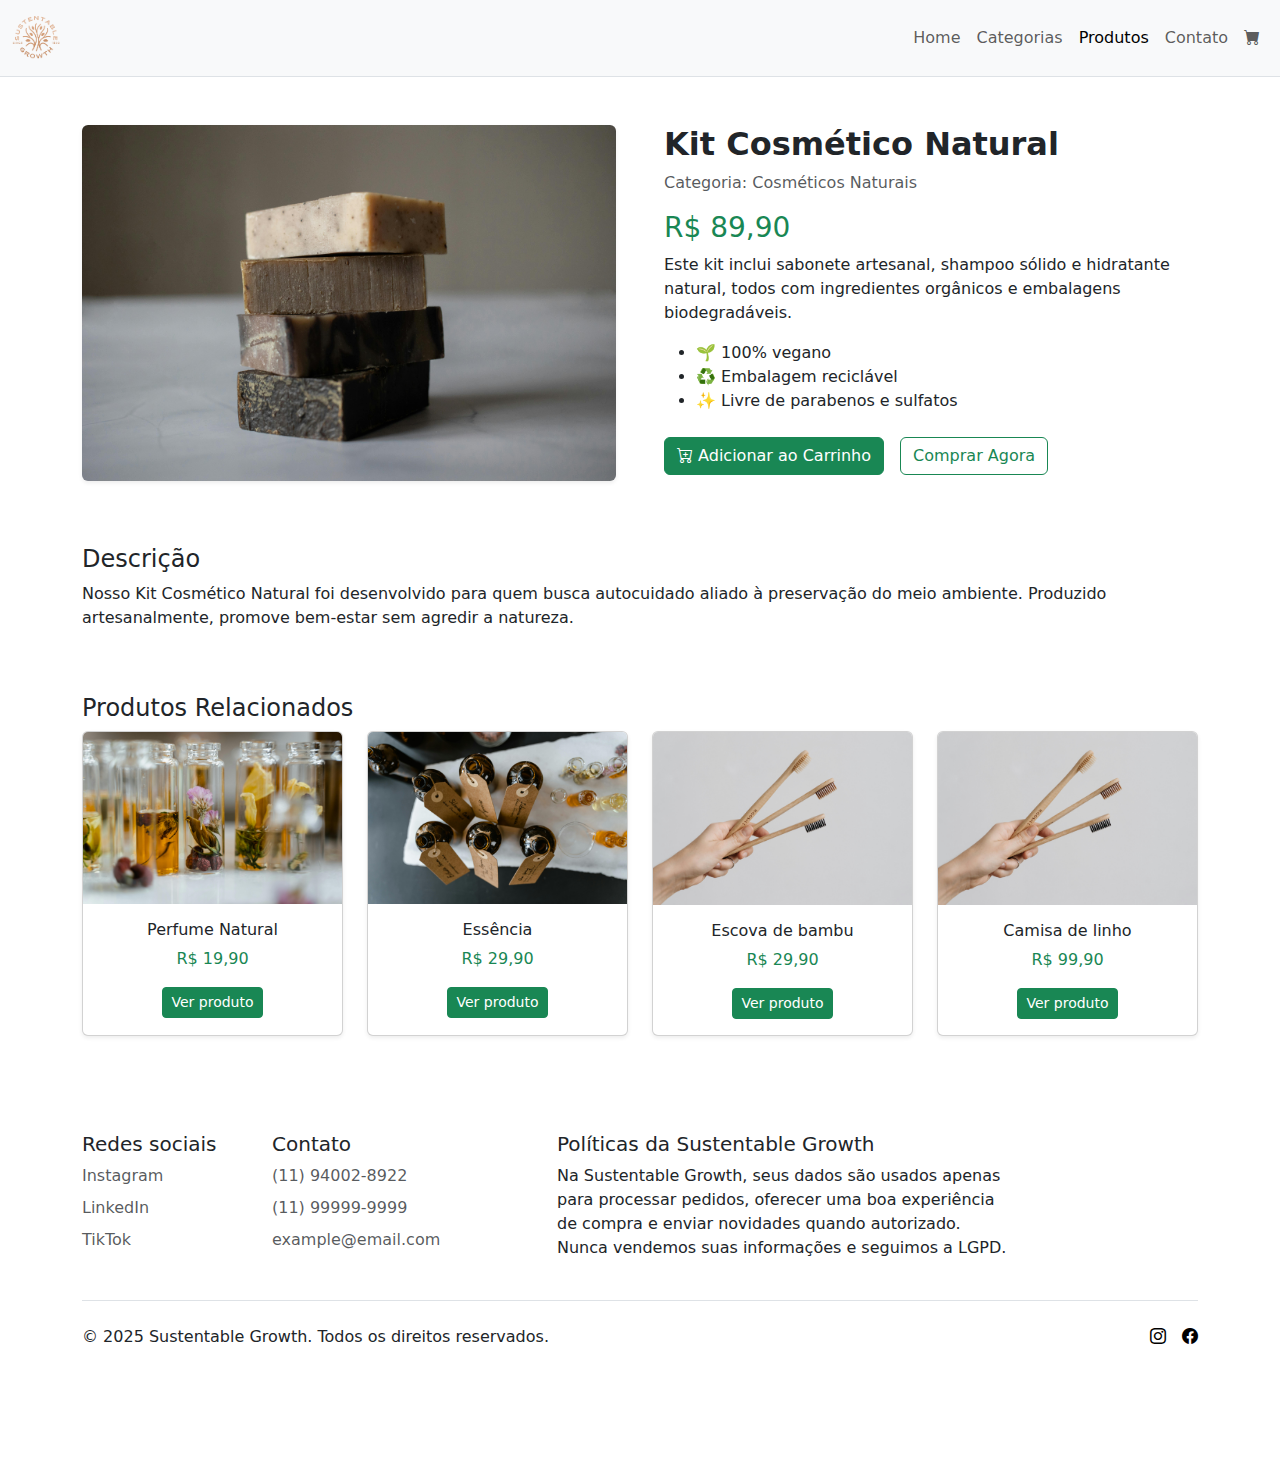
<file: src/pages/produtos.html>
<!DOCTYPE html>
<html lang="pt-BR">
  <head>
    <meta charset="utf-8" />
    <meta name="viewport" content="width=device-width, initial-scale=1" />
    <title>Sustentable Growth — Produto</title>
    <link
      rel="shortcut icon"
      href="../assets/img/faviconLogo.ico"
      type="image/x-icon"
    />
    <link rel="stylesheet" href="../css/produtos.css" />
    <link
      rel="stylesheet"
      href="https://cdn.jsdelivr.net/npm/bootstrap-icons@1.11.3/font/bootstrap-icons.min.css"
    />
    <link
      href="https://cdn.jsdelivr.net/npm/bootstrap@5.3.8/dist/css/bootstrap.min.css"
      rel="stylesheet"
    />
  </head>
  <body>
    <header class="border-bottom">
      <nav class="navbar navbar-expand-lg navbar-light bg-light">
        <div class="container-fluid">
          <a class="navbar-brand" href="index.html" aria-label="Página inicial">
            <img
              src="../assets/img/logo.png"
              alt="Logo Sustentable Growth"
              class="logo-header"
            />
          </a>

          <button
            class="navbar-toggler"
            type="button"
            data-bs-toggle="collapse"
            data-bs-target="#navbarNav"
            aria-controls="navbarNav"
            aria-expanded="false"
            aria-label="Alternar navegação"
          >
            <span class="navbar-toggler-icon"></span>
          </button>

          <div class="collapse navbar-collapse" id="navbarNav">
            <ul class="navbar-nav ms-auto">
              <li class="nav-item">
                <a
                  class="nav-link"
                  href="../../index.html"
                  aria-current="page"
                  >Home</a
                >
              </li>
              <li class="nav-item">
                <a class="nav-link" href="categorias.html">Categorias</a>
              </li>
              <li class="nav-item">
                <a class="nav-link active" href="produtos.html">Produtos</a>
              </li>
              <li class="nav-item">
                <a class="nav-link" href="contato.html">Contato</a>
              </li>
              <li class="nav-item">
                <a class="nav-link" href="#" aria-label="Carrinho"
                  ><i class="bi bi-cart-fill"></i
                ></a>
              </li>
            </ul>
          </div>
        </div>
      </nav>
    </header>

    <main class="container my-5">
      <div class="row g-5">
        <div class="col-md-6">
          <img
            src="../assets/img/sabonete.jpg"
            class="img-fluid rounded shadow-sm mb-3"
            alt="Kit Cosmético Natural"
          />
        </div>

        <div class="col-md-6">
          <h2 class="fw-bold">Kit Cosmético Natural</h2>
          <p class="text-muted">Categoria: Cosméticos Naturais</p>
          <h3 class="text-success">R$ 89,90</h3>
          <p>
            Este kit inclui sabonete artesanal, shampoo sólido e hidratante
            natural, todos com ingredientes orgânicos e embalagens
            biodegradáveis.
          </p>
          <ul class="mb-4">
            <li>🌱 100% vegano</li>
            <li>♻️ Embalagem reciclável</li>
            <li>✨ Livre de parabenos e sulfatos</li>
          </ul>
          <div class="d-flex gap-3 mt-2">
            <button class="btn btn-success">
              <i class="bi bi-cart-plus"></i> Adicionar ao Carrinho
            </button>
            <button class="btn btn-outline-success">Comprar Agora</button>
          </div>
        </div>
      </div>

      <div class="row mt-5">
        <div class="col-12">
          <h4>Descrição</h4>
          <p>
            Nosso Kit Cosmético Natural foi desenvolvido para quem busca
            autocuidado aliado à preservação do meio ambiente. Produzido
            artesanalmente, promove bem-estar sem agredir a natureza.
          </p>
        </div>
      </div>

      <div class="row mt-5">
        <h4>Produtos Relacionados</h4>
        <div class="col-md-3">
          <div class="card h-100 shadow-sm">
            <img
              src="../assets/img/perfume.jpg"
              class="card-img-top"
              alt="Perfume Natural"
            />
            <div class="card-body text-center">
              <h6 class="card-title">Perfume Natural</h6>
              <p class="text-success">R$ 19,90</p>
              <a href="#" class="btn btn-sm btn-success">Ver produto</a>
            </div>
          </div>
        </div>
        <div class="col-md-3">
          <div class="card h-100 shadow-sm">
            <img
              src="../assets/img/essencia.jpg"
              class="card-img-top"
              alt="Essência Aromática"
            />
            <div class="card-body text-center">
              <h6 class="card-title">Essência</h6>
              <p class="text-success">R$ 29,90</p>
              <a href="#" class="btn btn-sm btn-success">Ver produto</a>
            </div>
          </div>
        </div>
        <div class="col-md-3">
          <div class="card h-100 shadow-sm">
            <img
              src="../assets/img/escova.jpg"
              class="card-img-top"
              alt="Escova de bambu"
            />
            <div class="card-body text-center">
              <h6 class="card-title">Escova de bambu</h6>
              <p class="text-success">R$ 29,90</p>
              <a href="#" class="btn btn-sm btn-success">Ver produto</a>
            </div>
          </div>
        </div>
        <div class="col-md-3">
          <div class="card h-100 shadow-sm">
            <img
              src="../assets/img/escova.jpg"
              class="card-img-top"
              alt="Camisa de linho"
            />
            <div class="card-body text-center">
              <h6 class="card-title">Camisa de linho</h6>
              <p class="text-success">R$ 99,90</p>
              <a href="#" class="btn btn-sm btn-success">Ver produto</a>
            </div>
          </div>
        </div>
      </div>
    </main>

    <footer class="container py-5">
      <div class="row">
        <div class="col-6 col-md-2 mb-3">
          <h5>Redes sociais</h5>
          <ul class="nav flex-column">
            <li class="nav-item mb-2">
              <a href="#" class="nav-link p-0 text-body-secondary">Instagram</a>
            </li>
            <li class="nav-item mb-2">
              <a href="#" class="nav-link p-0 text-body-secondary">LinkedIn</a>
            </li>
            <li class="nav-item mb-2">
              <a href="#" class="nav-link p-0 text-body-secondary">TikTok</a>
            </li>
          </ul>
        </div>
        <div class="col-6 col-md-2 mb-3">
          <h5>Contato</h5>
          <ul class="nav flex-column">
            <li class="nav-item mb-2">
              <a href="#" class="nav-link p-0 text-body-secondary"
                >(11) 94002-8922</a
              >
            </li>
            <li class="nav-item mb-2">
              <a href="#" class="nav-link p-0 text-body-secondary"
                >(11) 99999-9999</a
              >
            </li>
            <li class="nav-item mb-2">
              <a href="#" class="nav-link p-0 text-body-secondary"
                >example@email.com</a
              >
            </li>
          </ul>
        </div>
        <div class="col-md-5 offset-md-1 mb-3">
          <h5>Políticas da Sustentable Growth</h5>
          <p class="mb-0">
            Na Sustentable Growth, seus dados são usados apenas para processar
            pedidos, oferecer uma boa experiência de compra e enviar novidades
            quando autorizado. Nunca vendemos suas informações e seguimos a
            LGPD.
          </p>
        </div>
      </div>
      <div
        class="d-flex flex-column flex-sm-row justify-content-between py-4 my-4 border-top"
      >
        <p class="mb-0">
          © 2025 Sustentable Growth. Todos os direitos reservados.
        </p>
        <ul class="list-unstyled d-flex">
          <li class="ms-3">
            <a class="link-body-emphasis" href="#" aria-label="Instagram"
              ><i class="bi bi-instagram"></i
            ></a>
          </li>
          <li class="ms-3">
            <a class="link-body-emphasis" href="#" aria-label="Facebook"
              ><i class="bi bi-facebook"></i
            ></a>
          </li>
        </ul>
      </div>
    </footer>

    <script src="https://cdn.jsdelivr.net/npm/bootstrap@5.3.8/dist/js/bootstrap.bundle.min.js"></script>
  </body>
</html>
</file>
<file: assets/css/categorias.css>
.logo-header {
  height: 50px;
}
</file>
<file: assets/css/contato.css>
.logo-header {
  height: 50px;
}
</file>
<file: assets/css/produtos.css>
.logo-header {
  height: 50px;
}
</file>
<file: src/css/categorias.css>
.logo-header {
  height: 50px;
}
</file>
<file: src/css/contato.css>
.logo-header {
  height: 50px;
}
</file>
<file: src/css/produtos.css>
.logo-header {
  height: 50px;
}
</file>
